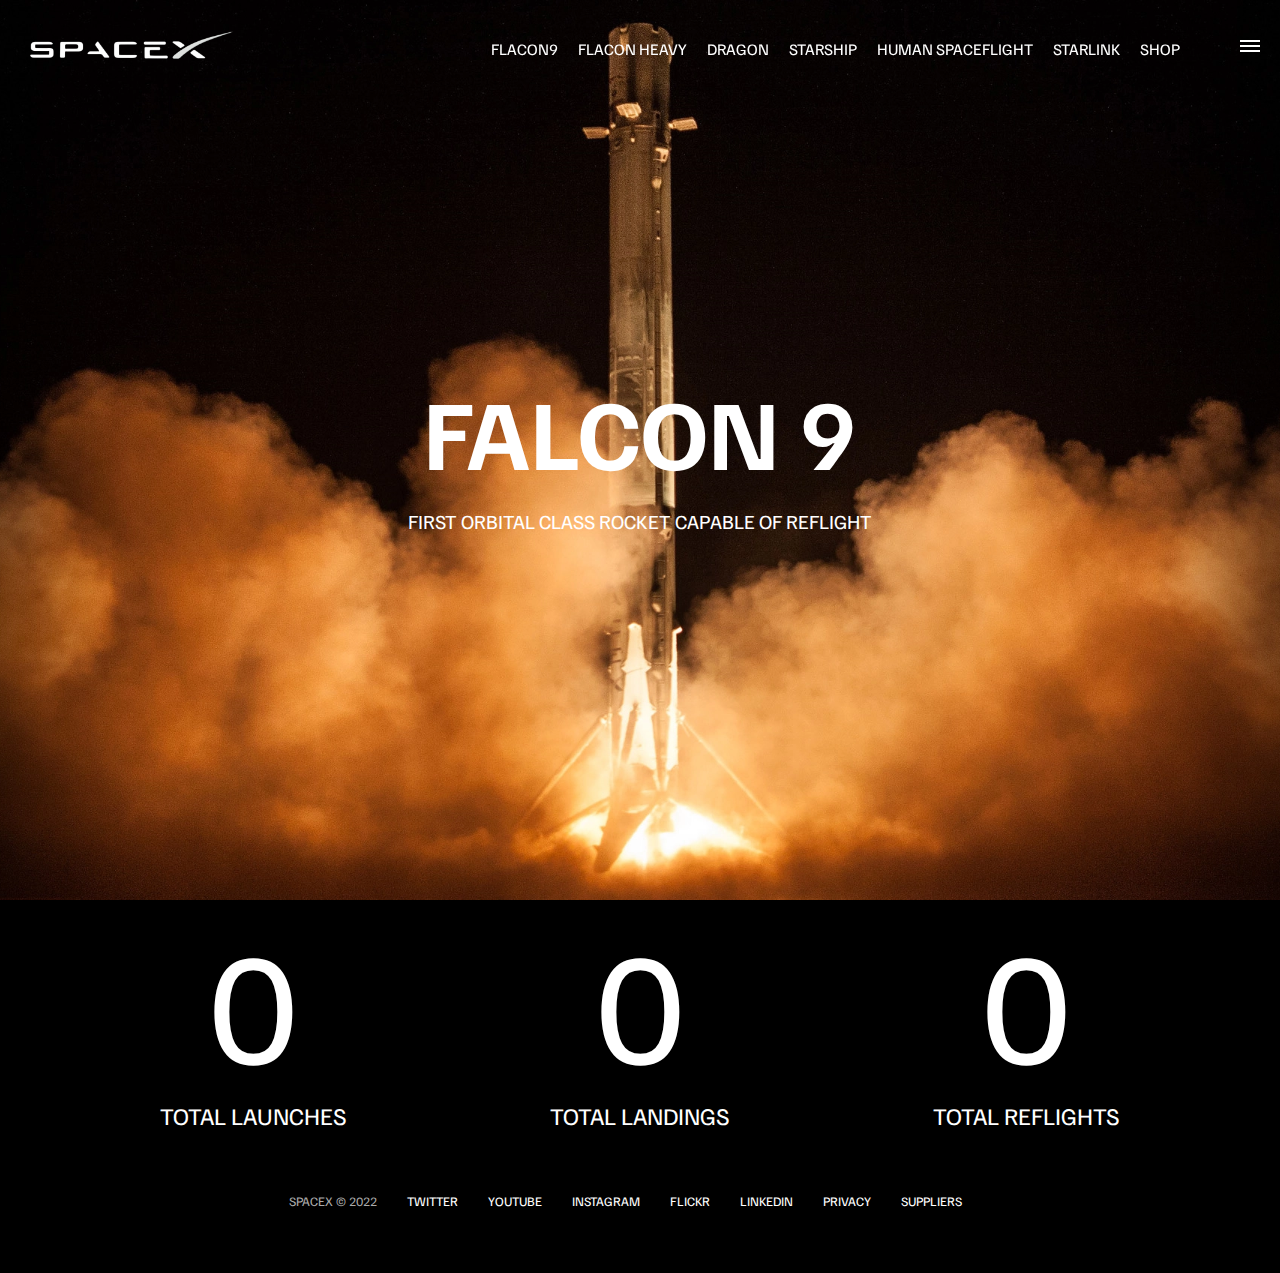
<file: falcon9.html>
<!DOCTYPE html>
<html lang="en">

<head>
    <meta charset="UTF-8">
    <meta http-equiv="X-UA-Compatible" content="IE=edge">
    <meta name="viewport" content="width=device-width, initial-scale=1.0">
    <link rel="stylesheet" href="style.css">
    <script src="script.js" defer></script>
    <title>SpaceX - Falcon 9</title>
</head>

<body>
    <div id="overlay"></div>
    <div id="mobile-menu" class="mobile-main-menu">
        <ul>
            <li><a href="#">Mission</a></li>
            <li><a href="#">Launches</a></li>
            <li><a href="#">Careers</a></li>
            <li><a href="#">Updates</a></li>
            <li><a href="#">Shop</a></li>

            <li class="mobile-only"><a href="falcon9.html">Falcon 9</a></li>
            <li class="mobile-only"><a href="falcon-heavy.html">Falcon Heavy</a></li>
            <li class="mobile-only"><a href="dragon.html">Dragon</a></li>
            <li class="mobile-only"><a href="#">Starship</a></li>
            <li class="mobile-only"><a href="#">Human Spaceflight</a></li>
            <li class="mobile-only"><a href="#">Rideshare</a></li>
            <li class="mobile-only"><a href="#">Starlink</a></li>
        </ul>
    </div>
    <header class="main-header">
        <div class="logo">
            <a>
                <img src="img/logo.png" alt="SpaceX">
            </a>
        </div>
        <nav class="desktop-main-menu">
            <ul>
                <li><a href="flacon9.html">Flacon9</a></li>
                <li><a href="flacon-heavy.html">Flacon heavy</a></li>
                <li><a href="dragon.html">Dragon</a></li>
                <li><a href="#">Starship</a></li>
                <li><a href="#">Human Spaceflight</a></li>
                <li><a href="#">Starlink</a></li>
                <li><a href="#">Shop</a></li>
            </ul>
        </nav>
    </header>

    <!-- Hamburger Menu -->
    <button id="menu-btn" class="hamburger" type="button">
        <span class="hamburger-top"></span>
        <span class="hamburger-middle"></span>
        <span class="hamburger-bottom"></span>
    </button>

    <section class="section-anim bg-falcon-9"></section>
    <div class= "section-inner-center">
        <h3>Falcon 9</h3>
        <p>First orbital class rocket capable of reflight</p>
    </div>

    <div class="stats">
      <div>
        <span class="counter" data-target="3">0</span>
        <h4>Total Launches</h4>
      </div>
      <div>
        <span class="counter" data-target="7">0</span>
        <h4>Total Landings</h4>
      </div>
      <div>
        <span class="counter" data-target="4">0</span>
        <h4>Total Reflights</h4>
      </div>
    </div>

    <footer>
        <ul>
            <li>SpaceX &copy; 2022</li>
            <li><a href="#">Twitter</a></li>
            <li><a href="#">YouTube</a></li>
            <li><a href="#">Instagram</a></li>
            <li><a href="#">Flickr</a></li>
            <li><a href="#">LinkedIn</a></li>
            <li><a href="#">Privacy</a></li>
            <li><a href="#">Suppliers</a></li>
        </ul>
    </footer>
</body>

</html>
</file>
<file: style.css>
@import url('https://fonts.googleapis.com/css2?family=Familjen+Grotesk:wght@400;600;700&display=swap');

*,
*::before,
*::after {
    margin: 0;
    padding: 0;
    box-sizing: border-box;
}

body {
    font-family: 'Familjen Grotesk', sans-serif;
    background: #000;
    color: #fff;
}

a {
    text-decoration: none;
    color: #fff;
}

ul {
    list-style: none;
}

/* Header/Navbar */
.main-header {
    position: fixed;
    top: 0;
    left: 0;
    width: 100%;
    z-index: 3;
    display: flex;
    justify-content: space-between;
    align-items: center;
    text-transform: uppercase;
    height: 100px;
    padding: 0 30px;
}

/* Logo */
.logo {
    width: 210px;
    height: auto;
}

.logo img {
    display: block;
    width: 100%;
    height: auto;
}

/* Desktop Menu */
.desktop-main-menu {
    margin-right: 50px;
}

.desktop-main-menu ul {
    display: flex;
}

.desktop-main-menu ul li {
    position: relative;
    margin-right: 20px;
    padding-bottom: 2px;
}

/* Menu item bottom border */
.desktop-main-menu ul li a::after {
    content: '';
    position: absolute;
    bottom: 0;
    left: 0;
    width: 100%;
    height: 1px;
    background: #fff;
    transform: scaleX(0);
    transition: transform 0.6s cubic-bezier(0.19, 1, 0.22, 1);
    transform-origin: right center;
}

.desktop-main-menu ul li a:hover::after {
    transform: scaleX(1);
    transform-origin: left center;
    transition-duration: 0.4s;
}

/* Sections */
section {
    position: relative;
    height: 100vh;
    background-position: center center;
    background-repeat: no-repeat;
    background-size: cover;
    text-transform: uppercase;
}

.section-inner {
    position: absolute;
    bottom: 200px;
    left: 150px;
    max-width: 560px;
}

.section-inner h4 {
    font-size: 22px;
    margin-bottom: 5px;
    font-weight: 300;
    animation: fadeInUp 0.5s ease-in-out;
}

.section-inner h2 {
    font-size: 50px;
    font-weight: 700;
    margin-bottom: 20px;
    animation: fadeInUp 0.5s ease-in-out 0.2s;
    animation-fill-mode: both;
}

.section-inner a {
    animation: fadeInUp 0.5s ease-in-out 0.4s;
    animation-fill-mode: both;  
}

/* Background images */
.section-a {
    background-image: url('../img/section-a.webp');
}

.section-b {
    background-image: url('../img/section-b.webp');
}

.section-c {
    background-image: url('../img/section-c.webp');
}

.section-d {
    background-image: url('../img/section-d.webp');
}

.section-e {
    background-image: url('../img/section-e.webp');
}

.section-f {
    background-image: url('../img/section-f.webp');
}

.btn {
    position: relative;
    display: inline-block;
    cursor: pointer;
    text-align: center;
    min-width: 130px;
    padding: 15px 50px;
    margin-top: 10px;
    border: 2px solid #fff;
    text-transform: uppercase;
    font-weight: bold;
    overflow: hidden;
    z-index: 2;
}

.btn:hover span {
    color: #000;
}

.btn .hover {
    position: absolute;
    top: 0;
    left: 0;
    width: 100%;
    height: 100%;
    background-color: #fff;
    color: #000;
    z-index: -1;
    transform: translateY(100%);
    transition: transform 0.6s cubic-bezier(0.19, 1, 0.22, 1);
}

.btn:hover .hover {
    transform: translateY(0);
}

.scroll-arrow {
    position: absolute;
    bottom: 50px;
    left: 50%;
    transform: translateX(-50%);
    animation: fadeBounce 5s infinite;
}

/* Footer */
footer {
    position: relative;
    padding: 55px 0;
}

footer ul {
    display: flex;
    justify-content: center;
    align-items: center;
    flex-wrap: wrap;
}

footer ul li {
    margin-right: 30px;
    color: #aaa;
    text-transform: uppercase;
    font-size: 13px;
    line-height: 2.5;
}

footer ul li a {
    color: #fff;
    transition: color 0.6s;
}

footer ul li a:hover {
    color: #aaa;
}

/* Hamburger Menu */
.hamburger {
    position: fixed;
    top: 40px;
    right: 20px;
    z-index: 10;
    cursor: pointer;
    width: 20px;
    height: 20px;
    background: none;
    border: none;
}

.hamburger-top,
.hamburger-middle,
.hamburger-bottom {
    position: absolute;
    width: 20px;
    height: 2px;
    top: 0;
    left: 0;
    background: #fff;
    transition: all 0.5s;
}

.hamburger-middle {
    transform: translateY(5px);
}

.hamburger-bottom {
    transform: translateY(10px);
}

/* Transition hamburger to X when open */
.open {
    transform: rotate(90deg);
}

.open .hamburger-top {
    transform: rotate(45deg) translateY(6px) translateX(6px);
}

.open .hamburger-middle {
    display: none;
}

.open .hamburger-bottom {
    transform: rotate(-45deg) translateY(6px) translateX(-6px);
}

/* Overlay */
.overlay-show {
    position: fixed;
    top: 0;
    left: 0;
    width: 100%;
    height: 100%;
    background-color: rgba(0, 0, 0, 0.5);
    z-index: 3;
}

/* Stop body scroll */
.stop-scrolling {
    overflow: hidden;
}

/* Hide mobile main menu items */
.mobile-only {
    display: none;
}

/* Mobile menu */
.mobile-main-menu {
    position: fixed;
    top: 0;
    right: 0;
    width: 350px;
    height: 100%;
    background: #000;
    z-index: 4;
    display: flex;
    align-items: center;
    justify-content: center;
    transform: translateX(100%);
    transition: transform 0.6s cubic-bezier(0.19, 1, 0.22, 1);
}

/* Bring menu from right */
.show-menu {
    transform: translateX(0);
}

.mobile-main-menu ul {
    display: flex;
    flex-direction: column;
    align-items: end;
    justify-content: center;
    padding: 50px;
    width: 100%;
}

.mobile-main-menu ul li {
    margin-bottom: 20px;
    font-size: 18px;
    text-transform: uppercase;
    border-bottom: 1px #555 dotted;
    width: 100%;
    text-align: right;
    padding-bottom: 8px;
}

.mobile-main-menu ul li a {
    color: #fff;
    transition: color 0.6s;
}

.mobile-main-menu ul li a:hover {
    color: #aaa;
}

/* Inner Pages */
.bg-falcon-9 {
    background-image: url('../img/falcon-9.webp');
}

.bg-falcon-heavy {
    background-image: url('../img/falcon-heavy.webp');
}

.bg-dragon {
    background-image: url('../img/dragon.webp');
}

.section-animate {
    animation: fadeIn 2s ease-in-out;
}

.section-inner-center {
    position: absolute;
    top: 50%;
    left: 50%;
    transform: translate(-50%, -50%);
    text-transform: uppercase;
    text-align: center;
    width: 80%;
}

.section-inner-center h3 {
    font-size: 100px;
    margin-bottom: 15px;
    animation: fadeInUp 0.5s ease-in-out;
}

.section-inner-center p {
    font-size: 20px;
    animation: fadeInUp 0.5s ease-in-out 0.2s;
    animation-fill-mode: both;
}

/* Stats */
.stats {
    max-width: 960px;
    margin: 0 auto;
    display: flex;
    align-items: center;
    justify-content: space-between;
    text-align: center;
    text-transform: uppercase;
}

.stats div span {
    font-size: 160px;
}

.stats div h4 {
    font-size: 24px;
    font-weight: 300;
}

/* Animations */

@keyframes fadeInUp {
    0% {
        opacity: 0;
        transform: translateY(140px);
    }

    100% {
        opacity: 1;
        transform: translateY(0);
    }
}

@keyframes fadeIn {
    0% {
        opacity: 0;
    }

    100% {
        opacity: 1;
    }
}

@keyframes fadeBounce {

    0%,
    20%,
    50%,
    80%,
    100% {
        opacity: 0;
        transform: translateY(-20px);
    }

    40% {
        opacity: 1;
        transform: translateY(0);
    }
}

/* Media Queries */

@media (max-width: 960px) {

    /* Hide desktop menu */
    .desktop-main-menu {
        display: none;
    }

    /* Show main mobile items */
    .mobile-only {
        display: block;
    }

    .section-inner-center h3 {
        font-size: 75px;
    }
}

@media (max-width: 600px) {
    .section-inner {
        bottom: 75px;
        left: 20px;
    }

    .section-inner h2 {
        font-size: 40px;
    }

    footer ul li:first-child {
        position: absolute;
        top: 30px;
        left: 50%;
        transform: translate(-50%, -50%);
    }

    footer ul li {
        margin-right: 15px;
    }

    .logo {
        width: 150px;
        margin: auto;
    }

    .section-inner-center h3 {
        font-size: 50px;
    }

    /* Stats */
    .stats {
        flex-direction: column;
    }

    .stats div {
        margin-bottom: 20px;
    }
}
</file>
